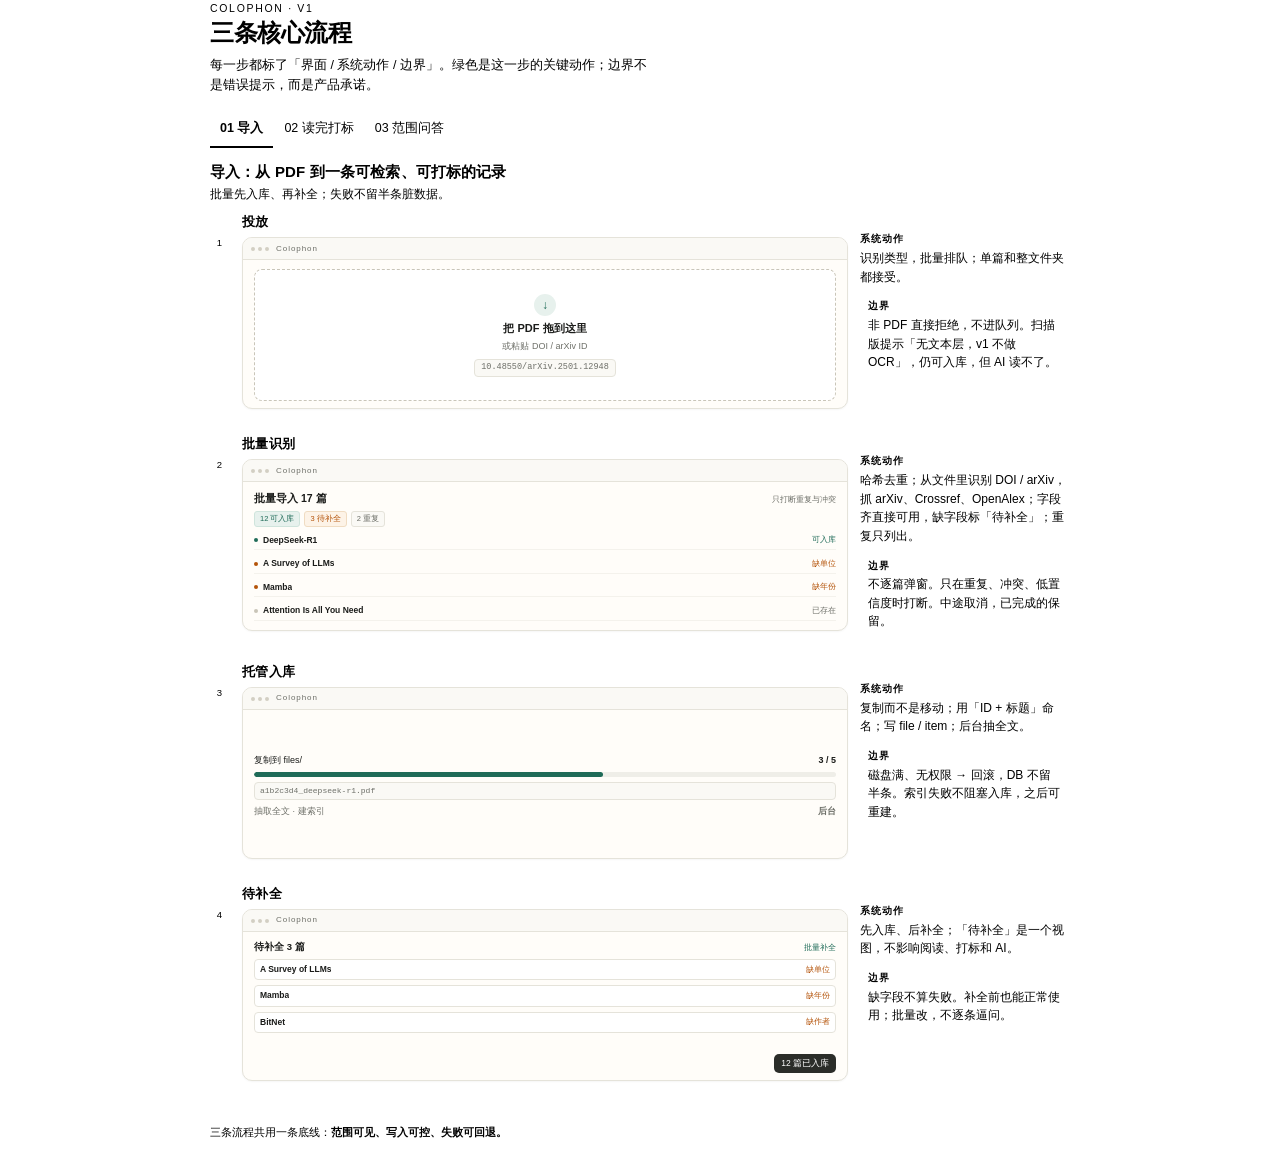
<file: docs/flows.html>
<!DOCTYPE html>
<html lang="zh-CN">
<head>
<meta charset="utf-8">
<meta name="viewport" content="width=device-width,initial-scale=1">
<title>Colophon · 三条核心流程</title>
<style>
  *{box-sizing:border-box}
  body{
    margin:0;background:transparent;color:var(--foreground);
    font-family:var(--font-sans,-apple-system,BlinkMacSystemFont,"Segoe UI","PingFang SC","Microsoft YaHei",sans-serif);
    font-size:14px;-webkit-font-smoothing:antialiased;
  }
  .wrap{max-width:860px;margin:0 auto;padding:2px 0 20px}
  .kick{font-size:10.5px;letter-spacing:.16em;color:var(--muted-foreground);text-transform:uppercase}
  h1{font-size:24px;line-height:1.2;margin:5px 0 7px;letter-spacing:-.02em;font-weight:650}
  .lead{margin:0;font-size:12.5px;line-height:1.65;color:var(--muted-foreground);max-width:64ch}
  .tabs{display:flex;gap:1px;margin-top:16px;border-bottom:1px solid var(--border)}
  .tabs button{
    padding:8px 10px 9px;font-size:12.5px;color:var(--muted-foreground);
    border-bottom:2px solid transparent;margin-bottom:-1px;white-space:nowrap;background:none;border-top:0;border-left:0;border-right:0;cursor:pointer;
  }
  .tabs button:hover{color:var(--foreground)}
  .tabs button.on{color:var(--foreground);border-color:var(--foreground);font-weight:600}
  .flow{display:none}
  .flow.on{display:block}
  .flowhead{margin:16px 0 0}
  .flowhead h2{font-size:15px;margin:0 0 3px;font-weight:650;letter-spacing:.01em}
  .flowhead p{margin:0;font-size:11.5px;color:var(--muted-foreground);line-height:1.6}
  .steps{margin-top:4px}
  .step{display:grid;grid-template-columns:20px minmax(0,1fr) 210px;gap:12px;padding:13px 0;border-top:1px dashed var(--border)}
  .step:first-child{border-top:0;padding-top:6px}
  .num{
    width:19px;height:19px;border:1px solid var(--border);border-radius:99px;
    display:grid;place-items:center;font-size:9.5px;color:var(--muted-foreground);
    margin-top:20px;font-variant-numeric:tabular-nums;
  }
  .stepmain h3{margin:0 0 6px;font-size:13px;font-weight:600;letter-spacing:.02em}
  .notes{padding-top:19px;display:flex;flex-direction:column;gap:7px}
  .note{font-size:12px;line-height:1.55}
  .note b{display:block;font-size:9.5px;letter-spacing:.1em;text-transform:uppercase;color:var(--muted-foreground);margin-bottom:2px;font-weight:600}
  .note p{margin:0}
  .note.edge{background:color-mix(in srgb,var(--warning) 7%,transparent);border:1px solid color-mix(in srgb,var(--warning) 20%,transparent);border-radius:7px;padding:6px 8px}
  .note.edge b{color:var(--warning)}

  /* ---------- 迷你界面 ---------- */
  .screen{
    --ink:#1b1c1a;--mut:#6d6f68;--line:#e5e3da;--paper:#fffdf9;--soft:#faf9f5;
    --green:#1f6b58;--gsoft:#e7f1ed;--amber:#b45309;
    position:relative;height:172px;background:var(--paper);border:1px solid #e5e3da;
    border-radius:10px;overflow:hidden;color:var(--ink);font-size:10px;line-height:1.35;
    box-shadow:0 1px 2px rgba(20,24,20,.04);
  }
  .sbar{height:22px;display:flex;align-items:center;gap:3px;padding:0 8px;border-bottom:1px solid var(--line);background:var(--soft)}
  .sbar i{width:4px;height:4px;border-radius:99px;background:#d2cfc3}
  .sbar em{font-style:normal;font-size:8px;letter-spacing:.12em;color:var(--mut);margin-left:4px}
  .sbody{height:150px;padding:9px 11px;display:flex;flex-direction:column;gap:6px;overflow:hidden;position:relative}
  .center{justify-content:center}

  .drop{flex:1;border:1px dashed #c9c5b8;border-radius:8px;background:#fff;display:flex;flex-direction:column;align-items:center;justify-content:center;gap:4px;text-align:center}
  .dropic{width:22px;height:22px;border-radius:99px;background:var(--gsoft);color:var(--green);display:grid;place-items:center;font-size:12px;margin-bottom:1px}
  .drop b{font-size:11px;font-weight:600}
  .drop span{font-size:9px;color:var(--mut)}
  .doi{font-family:ui-monospace,SFMono-Regular,Menlo,monospace;font-size:8.5px;color:var(--mut);background:var(--soft);border:1px solid var(--line);border-radius:4px;padding:2px 6px;margin-top:3px}

  .modal{border:1px solid var(--line);border-radius:8px;background:#fff;padding:8px 9px;display:flex;flex-direction:column;gap:5px;height:100%}
  .mtitle{font-size:10px;font-weight:650;display:flex;align-items:center;gap:5px}
  .src{font-size:7.5px;font-weight:500;color:var(--green);background:var(--gsoft);border-radius:3px;padding:1px 4px}
  .frow{display:flex;align-items:center;gap:6px;font-size:9px;border-bottom:1px solid #f1efe8;padding-bottom:3px}
  .frow>span:first-child{width:24px;color:var(--mut);flex:none}
  .frow b{font-weight:550;overflow:hidden;text-overflow:ellipsis;white-space:nowrap}
  .lbl{color:var(--mut);margin-left:6px}
  .miss{color:var(--amber);background:#fdf3e7;padding:0 4px;border-radius:3px}
  .chips{display:flex;flex-wrap:wrap;gap:3px}
  .chip{font-size:8.5px;line-height:1;padding:3px 6px;border-radius:99px;background:var(--gsoft);color:#155b4b;border:1px solid #cfe4dc;white-space:nowrap}
  .mact{display:flex;justify-content:flex-end;gap:5px;margin-top:auto}
  .ghost{font-size:9px;color:var(--mut);padding:3px 7px;border-radius:4px;border:1px solid var(--line);background:#fff}
  .primary{font-size:9px;color:#fff;padding:3px 8px;border-radius:4px;background:var(--green)}

  .prog{display:flex;flex-direction:column;gap:5px;padding-top:2px}
  .pline{display:flex;justify-content:space-between;font-size:9px}
  .pline b{font-weight:600}
  .mutedline{color:var(--mut)}
  .bar{height:5px;border-radius:99px;background:#efeee8;overflow:hidden}
  .bar i{display:block;height:100%;background:var(--green);border-radius:99px}
  .mono{font-family:ui-monospace,SFMono-Regular,Menlo,monospace;font-size:8px;color:var(--mut);background:var(--soft);border:1px solid var(--line);border-radius:4px;padding:3px 5px;overflow:hidden;text-overflow:ellipsis;white-space:nowrap}

  .librow{display:flex;flex-direction:column;gap:5px}
  .li{display:flex;align-items:center;gap:5px;font-size:9px;padding:5px 6px;border:1px solid #f1efe8;border-radius:5px}
  .li.sel{border-color:#bfdccf;background:var(--gsoft)}
  .li b{font-weight:550;white-space:nowrap;overflow:hidden;text-overflow:ellipsis}
  .li em{margin-left:auto;font-style:normal;color:var(--mut);font-size:8px}
  .li .d{width:4px;height:4px;border-radius:99px;background:var(--green);flex:none}
  .toast{align-self:flex-end;background:#2b2d29;color:#fff;font-size:8.5px;border-radius:5px;padding:4px 7px}

  .reader{display:flex;flex-direction:column;height:100%;gap:5px}
  .page{flex:1;position:relative;border:1px solid var(--line);border-radius:5px;background:#fff;padding:7px 8px}
  .line{height:4px;border-radius:2px;background:#e8e5dc;margin-bottom:5px}
  .w9{width:92%}.w8{width:82%}.w7{width:70%}
  .hl{background:#cfe9dd}
  .floatbar{position:absolute;left:50%;bottom:5px;transform:translateX(-50%);font-size:7.5px;background:#fff;border:1px solid var(--line);border-radius:4px;padding:3px 6px;white-space:nowrap;box-shadow:0 2px 6px rgba(0,0,0,.06)}
  .tagbar{display:flex;align-items:center;gap:3px;border-top:1px solid var(--line);padding-top:5px}
  .add{font-size:8px;color:var(--green);border:1px dashed #bfdccf;border-radius:99px;padding:2px 5px}

  .statusrow{display:flex;align-items:center;gap:6px}
  .pill{font-size:8.5px;border:1px solid var(--line);border-radius:99px;padding:2px 7px;color:var(--mut);background:#fff}
  .pill.done{color:var(--green);border-color:#bfdccf;background:var(--gsoft)}
  .arr{color:var(--mut);font-size:9px}
  .sheet{border:1px solid var(--line);border-radius:7px;background:#fff;padding:8px;display:flex;flex-direction:column;gap:5px;margin-top:2px}
  .sheet b{font-size:10px}
  .fakeinput{border:1px solid var(--line);border-radius:4px;background:var(--soft);color:var(--mut);font-size:8.5px;padding:4px 6px}

  .tagpanel{display:flex;flex-direction:column;gap:4px}
  .plabel{font-size:8px;letter-spacing:.08em;color:var(--mut);text-transform:uppercase;display:flex;gap:4px;align-items:center}
  .hint{font-size:7.5px;letter-spacing:0;text-transform:none;color:#9a9c93}
  .new{background:#fff;border-style:dashed;color:var(--green)}
  .sug{display:flex;align-items:center;gap:4px;border-top:1px solid #f1efe8;padding-top:4px}
  .sug .lbl{font-size:7.5px;color:var(--mut);letter-spacing:.06em;text-transform:uppercase;margin:0}
  .cand{background:#fff;border-color:#e5c9a8;color:#8a5a22}
  .sug em{margin-left:auto;font-style:normal;font-size:7.5px;color:var(--mut)}

  .row2{display:flex;gap:8px;flex:1;min-height:0}
  .rail{width:150px;border-right:1px solid var(--line);padding-right:7px;display:flex;flex-direction:column;gap:2px}
  .rlabel{font-size:7.5px;letter-spacing:.1em;text-transform:uppercase;color:var(--mut);margin:4px 0 2px}
  .rrow{display:flex;justify-content:space-between;font-size:8.5px;padding:2px 4px;border-radius:3px}
  .rrow.on{background:var(--gsoft);color:#155b4b;font-weight:600}
  .rrow b{font-weight:500;color:var(--mut);font-variant-numeric:tabular-nums}
  .toastwrap{flex:1;display:flex;flex-direction:column;justify-content:flex-end}

  .scopebar{display:flex;gap:6px;align-items:center;border:1px dashed #a9cdbf;background:var(--gsoft);border-radius:6px;padding:6px 7px}
  .scopebar.warn{border-color:#e0b98e;background:#fdf3e7}
  .lock{flex:none;font-size:9px;color:var(--green)}
  .scopebar.warn .lock{color:var(--amber)}
  .scopebar div b{display:block;font-size:9px;font-weight:650}
  .scopebar div span{display:block;font-size:7.5px;color:var(--mut);margin-top:1px}
  .composer{display:flex;align-items:center;justify-content:space-between;gap:6px;border:1px solid var(--line);border-radius:5px;background:#fff;padding:5px 6px;font-size:8.5px;color:var(--mut);margin-top:auto}
  .send{background:var(--green);color:#fff;font-size:8px;border-radius:4px;padding:3px 7px}

  .answer{display:flex;flex-direction:column;gap:6px}
  .answer p{margin:0;font-size:9px;line-height:1.6}
  .scope-mini{display:flex;align-items:center;gap:4px;font-size:7.5px;color:var(--mut);border-bottom:1px dashed var(--line);padding-bottom:4px;margin-bottom:2px}
  .scope-mini i{width:4px;height:4px;border-radius:99px;background:var(--green);flex:none}
  .ref{font-size:7px;color:var(--green);background:var(--gsoft);border-radius:3px;padding:1px 3px;vertical-align:1px;margin-left:2px}
  .citebox{display:flex;align-items:center;gap:5px;border:1px solid var(--line);border-radius:4px;padding:4px 6px;font-size:8px;background:#fff}
  .citebox b{color:var(--green);font-size:8px}
  .citebox em{margin-left:auto;font-style:normal;color:var(--mut);font-size:7.5px}

  .conv{border:1px solid var(--line);border-radius:7px;background:#fff;padding:8px;display:flex;flex-direction:column;gap:4px}
  .conv b{font-size:10px}
  .conv span{font-size:8px;color:var(--mut)}
  .notice{font-size:8.5px;color:var(--amber);background:#fdf3e7;border:1px solid #f0dcc2;border-radius:5px;padding:5px 7px}

  .batch{display:flex;flex-direction:column;gap:5px;height:100%}
  .batchhead{display:flex;justify-content:space-between;align-items:baseline}
  .batchhead b{font-size:10.5px}
  .batchhead span{font-size:7.5px;color:var(--mut)}
  .bstat{display:flex;gap:4px;font-size:7.5px}
  .bstat span{padding:2px 5px;border-radius:3px;background:var(--soft);border:1px solid var(--line);color:var(--mut)}
  .bstat .ok{color:var(--green);background:var(--gsoft);border-color:#cfe4dc}
  .bstat .warn{color:var(--amber);background:#fdf3e7;border-color:#f0dcc2}
  .brow{display:flex;align-items:center;gap:5px;font-size:8.5px;padding:3px 0;border-bottom:1px solid #f4f2ec}
  .brow b{font-weight:550;white-space:nowrap;overflow:hidden;text-overflow:ellipsis}
  .brow em{margin-left:auto;font-style:normal;font-size:7.5px;color:var(--mut)}
  .brow em.w{color:var(--amber)}
  .brow em.g{color:var(--green)}
  .bdot{width:4px;height:4px;border-radius:99px;background:var(--green);flex:none}
  .bdot.w{background:var(--amber)}
  .bdot.d{background:#c9c5b8}
  .queue{display:flex;flex-direction:column;gap:5px;height:100%}
  .qhead{display:flex;justify-content:space-between;align-items:baseline;font-size:9.5px;font-weight:600}
  .qhead span{font-size:7.5px;color:var(--green);font-weight:500}
  .qrow{display:flex;align-items:center;gap:5px;font-size:8.5px;padding:4px 5px;border:1px solid var(--line);border-radius:4px;background:#fff}
  .qrow b{font-weight:550;white-space:nowrap;overflow:hidden;text-overflow:ellipsis}
  .qrow em{margin-left:auto;font-style:normal;font-size:7.5px;color:var(--amber)}
  .queue .toast{margin-top:auto}
  .split{display:flex;gap:8px;height:100%}
  .minipage{flex:1;border:1px solid var(--line);border-radius:5px;background:#fff;padding:7px 8px;position:relative}
  .minipage .pill{position:absolute;right:6px;top:6px;font-size:7px;padding:1px 4px}
  .sidesheet{width:44%;border:1px solid var(--line);border-left:3px solid var(--green);border-radius:5px;background:#fff;padding:7px;display:flex;flex-direction:column;gap:4px}
  .sidesheet.wide{width:52%}
  .sidesheet .sug{margin-top:auto}
  .sshead{display:flex;justify-content:space-between;font-size:7.5px;color:var(--mut);border-bottom:1px dashed var(--line);padding-bottom:3px}
  .sshead span{font-size:7px;color:var(--green)}
  .sidesheet b{font-size:9.5px}

  .foot{margin-top:18px;padding-top:12px;border-top:1px solid var(--border);font-size:11px;color:var(--muted-foreground);line-height:1.6}

  @media (max-width:680px){
    .step{grid-template-columns:18px minmax(0,1fr)}
    .notes{grid-column:2;padding-top:0;padding-bottom:4px}
    .num{margin-top:18px}
    .tabs{overflow-x:auto}
  }
</style>
</head>
<body>
<div class="wrap">
  <div class="kick">Colophon · v1</div>
  <h1>三条核心流程</h1>
  <p class="lead">每一步都标了「界面 / 系统动作 / 边界」。绿色是这一步的关键动作；边界不是错误提示，而是产品承诺。</p>

  <div class="tabs" role="tablist">
    <button class="on" data-flow="import" role="tab" aria-selected="true">01 导入</button>
    <button data-flow="tag" role="tab" aria-selected="false">02 读完打标</button>
    <button data-flow="ai" role="tab" aria-selected="false">03 范围问答</button>
  </div>

  <!-- ================= 01 导入 ================= -->
  <section class="flow on" id="import">
    <div class="flowhead">
      <h2>导入：从 PDF 到一条可检索、可打标的记录</h2>
      <p>批量先入库、再补全；失败不留半条脏数据。</p>
    </div>
    <div class="steps">

      <div class="step">
        <div class="num">1</div>
        <div class="stepmain">
          <h3>投放</h3>
          <div class="screen">
            <div class="sbar"><i></i><i></i><i></i><em>Colophon</em></div>
            <div class="sbody">
              <div class="drop">
                <div class="dropic">↓</div>
                <b>把 PDF 拖到这里</b>
                <span>或粘贴 DOI / arXiv ID</span>
                <div class="doi">10.48550/arXiv.2501.12948</div>
              </div>
            </div>
          </div>
        </div>
        <div class="notes">
          <div class="note"><b>系统动作</b><p>识别类型，批量排队；单篇和整文件夹都接受。</p></div>
          <div class="note edge"><b>边界</b><p>非 PDF 直接拒绝，不进队列。扫描版提示「无文本层，v1 不做 OCR」，仍可入库，但 AI 读不了。</p></div>
        </div>
      </div>

      <div class="step">
        <div class="num">2</div>
        <div class="stepmain">
          <h3>批量识别</h3>
          <div class="screen">
            <div class="sbar"><i></i><i></i><i></i><em>Colophon</em></div>
            <div class="sbody">
              <div class="batch">
                <div class="batchhead"><b>批量导入 17 篇</b><span>只打断重复与冲突</span></div>
                <div class="bstat"><span class="ok">12 可入库</span><span class="warn">3 待补全</span><span>2 重复</span></div>
                <div class="brow"><span class="bdot"></span><b>DeepSeek-R1</b><em class="g">可入库</em></div>
                <div class="brow"><span class="bdot w"></span><b>A Survey of LLMs</b><em class="w">缺单位</em></div>
                <div class="brow"><span class="bdot w"></span><b>Mamba</b><em class="w">缺年份</em></div>
                <div class="brow"><span class="bdot d"></span><b>Attention Is All You Need</b><em>已存在</em></div>
              </div>
            </div>
          </div>
        </div>
        <div class="notes">
          <div class="note"><b>系统动作</b><p>哈希去重；从文件里识别 DOI / arXiv，抓 arXiv、Crossref、OpenAlex；字段齐直接可用，缺字段标「待补全」；重复只列出。</p></div>
          <div class="note edge"><b>边界</b><p>不逐篇弹窗。只在重复、冲突、低置信度时打断。中途取消，已完成的保留。</p></div>
        </div>
      </div>

      <div class="step">
        <div class="num">3</div>
        <div class="stepmain">
          <h3>托管入库</h3>
          <div class="screen">
            <div class="sbar"><i></i><i></i><i></i><em>Colophon</em></div>
            <div class="sbody center">
              <div class="prog">
                <div class="pline"><span>复制到 files/</span><b>3 / 5</b></div>
                <div class="bar"><i style="width:60%"></i></div>
                <div class="mono">a1b2c3d4_deepseek-r1.pdf</div>
                <div class="pline mutedline"><span>抽取全文 · 建索引</span><b>后台</b></div>
              </div>
            </div>
          </div>
        </div>
        <div class="notes">
          <div class="note"><b>系统动作</b><p>复制而不是移动；用「ID + 标题」命名；写 file / item；后台抽全文。</p></div>
          <div class="note edge"><b>边界</b><p>磁盘满、无权限 → 回滚，DB 不留半条。索引失败不阻塞入库，之后可重建。</p></div>
        </div>
      </div>

      <div class="step">
        <div class="num">4</div>
        <div class="stepmain">
          <h3>待补全</h3>
          <div class="screen">
            <div class="sbar"><i></i><i></i><i></i><em>Colophon</em></div>
            <div class="sbody">
              <div class="queue">
                <div class="qhead">待补全 3 篇 <span>批量补全</span></div>
                <div class="qrow"><b>A Survey of LLMs</b><em>缺单位</em></div>
                <div class="qrow"><b>Mamba</b><em>缺年份</em></div>
                <div class="qrow"><b>BitNet</b><em>缺作者</em></div>
                <div class="toast">12 篇已入库</div>
              </div>
            </div>
          </div>
        </div>
        <div class="notes">
          <div class="note"><b>系统动作</b><p>先入库、后补全；「待补全」是一个视图，不影响阅读、打标和 AI。</p></div>
          <div class="note edge"><b>边界</b><p>缺字段不算失败。补全前也能正常使用；批量改，不逐条逼问。</p></div>
        </div>
      </div>

    </div>
  </section>

  <!-- ================= 02 读完打标 ================= -->
  <section class="flow" id="tag">
    <div class="flowhead">
      <h2>读完打标：打标是阅读的收尾，不是入库任务</h2>
      <p>提示是右侧侧滑，不遮挡原文；跳过就是「未打标」，不是错误。</p>
    </div>
    <div class="steps">

      <div class="step">
        <div class="num">1</div>
        <div class="stepmain">
          <h3>阅读中</h3>
          <div class="screen">
            <div class="sbar"><i></i><i></i><i></i><em>Colophon</em></div>
            <div class="sbody">
              <div class="reader">
                <div class="page">
                  <div class="line w9"></div>
                  <div class="line w8"></div>
                  <div class="line w7"></div>
                  <div class="line w9"></div>
                  <div class="line w8"></div>
                  <div class="line w9"></div>
                  <div class="line w7"></div>
                  <div class="floatbar">翻页 · 缩放 · 加标签</div>
                </div>
                <div class="tagbar"><span class="chip">推理</span><span class="chip">强化学习</span><span class="add">＋ 标签</span></div>
              </div>
            </div>
          </div>
        </div>
        <div class="notes">
          <div class="note"><b>系统动作</b><p>阅读器只读：翻页、缩放、旋转，记住上次页码；底部打标条常驻。</p></div>
          <div class="note edge"><b>边界</b><p>扫描版没有文本层，仍能阅读，但全文搜索和 AI 用不了。v1 不做高亮与批注。</p></div>
        </div>
      </div>

      <div class="step">
        <div class="num">2</div>
        <div class="stepmain">
          <h3>侧滑提示</h3>
          <div class="screen">
            <div class="sbar"><i></i><i></i><i></i><em>Colophon</em></div>
            <div class="sbody">
              <div class="split">
                <div class="minipage">
                  <div class="line w9"></div>
                  <div class="line w8"></div>
                  <div class="line w7"></div>
                  <div class="line w9"></div>
                  <div class="line w8"></div>
                  <span class="pill done">未打标</span>
                </div>
                <div class="sidesheet">
                  <div class="sshead">侧滑 · 不遮挡<span>可收起</span></div>
                  <b>读完了，留点什么？</b>
                  <div class="fakeinput">打几个标签记住它</div>
                  <div class="mact"><span class="ghost">稍后</span><span class="primary">开始打标</span></div>
                </div>
              </div>
            </div>
          </div>
        </div>
        <div class="notes">
          <div class="note"><b>系统动作</b><p>用户打开阅读器后可随时在右侧打标；原文不遮挡，可继续滚动。</p></div>
          <div class="note edge"><b>边界</b><p>不阻断、不锁滚动；可随时收起。整理状态按元数据与标签自动显示。</p></div>
        </div>
      </div>

      <div class="step">
        <div class="num">3</div>
        <div class="stepmain">
          <h3>打标面板</h3>
          <div class="screen">
            <div class="sbar"><i></i><i></i><i></i><em>Colophon</em></div>
            <div class="sbody">
              <div class="split">
                <div class="minipage">
                  <div class="line w9"></div>
                  <div class="line w8"></div>
                  <div class="line w7"></div>
                  <div class="line w9"></div>
                  <div class="line w8"></div>
                </div>
                <div class="sidesheet wide">
                  <div class="sshead">侧滑 · 不遮挡<span>未打标</span></div>
                  <div class="plabel">标签 <span class="hint">补全已有，也可新建</span></div>
                  <div class="chips"><span class="chip">推理</span><span class="chip">强化学习</span><span class="chip new">＋ 自定</span></div>
                  <div class="sug"><span class="lbl">AI 候选</span><span class="chip cand">蒸馏</span><span class="chip cand">评测</span><em>采纳才写入</em></div>
                </div>
              </div>
            </div>
          </div>
        </div>
        <div class="notes">
          <div class="note"><b>系统动作</b><p>补全已有标签；AI 从摘要 / 全文提候选；相似标签提示合并。</p></div>
          <div class="note edge"><b>边界</b><p>新标签与旧标签高度相似 → 只提示，不自动合并。AI 建议永不自动写。空标签允许保存。</p></div>
        </div>
      </div>

      <div class="step">
        <div class="num">4</div>
        <div class="stepmain">
          <h3>回流</h3>
          <div class="screen">
            <div class="sbar"><i></i><i></i><i></i><em>Colophon</em></div>
            <div class="sbody">
              <div class="row2">
                <div class="rail">
                  <div class="rlabel">标签</div>
                  <div class="rrow on"><span>推理</span><b>3</b></div>
                  <div class="rrow"><span>强化学习</span><b>2</b></div>
                  <div class="rlabel">视图</div>
                  <div class="rrow"><span>未打标</span><b>0</b></div>
                </div>
                <div class="toastwrap"><div class="toast">已保存</div></div>
              </div>
            </div>
          </div>
        </div>
        <div class="notes">
          <div class="note"><b>系统动作</b><p>写 item_tag / note；整理状态和左栏计数随标签、元数据立即更新。</p></div>
          <div class="note edge"><b>边界</b><p>保存失败保留输入，不清空。未打标是视图，不是错误状态。</p></div>
        </div>
      </div>

    </div>
  </section>

  <!-- ================= 03 范围问答 ================= -->
  <section class="flow" id="ai">
    <div class="flowhead">
      <h2>范围问答：先锁范围，再回答</h2>
      <p>范围永远是可见状态。「扩到全库」必须由你点，系统不偷偷扩。</p>
    </div>
    <div class="steps">

      <div class="step">
        <div class="num">1</div>
        <div class="stepmain">
          <h3>锁定范围</h3>
          <div class="screen">
            <div class="sbar"><i></i><i></i><i></i><em>Colophon</em></div>
            <div class="sbody">
              <div class="scopebar">
                <span class="lock">▣</span>
                <div><b>只读当前筛选的 8 篇</b><span>回答不会引用库外文献</span></div>
              </div>
              <div class="chips"><span class="chip">2023</span><span class="chip">大语言模型</span></div>
              <div class="composer">只在这 8 篇里提问…<span class="send">发送</span></div>
            </div>
          </div>
        </div>
        <div class="notes">
          <div class="note"><b>系统动作</b><p>把当前筛选解析成 item_ids，显示 N；搜索词也算范围的一部分。</p></div>
          <div class="note edge"><b>边界</b><p>0 篇 → 禁用输入，只给「放宽筛选」，不自动扩全库。</p></div>
        </div>
      </div>

      <div class="step">
        <div class="num">2</div>
        <div class="stepmain">
          <h3>显式扩范围</h3>
          <div class="screen">
            <div class="sbar"><i></i><i></i><i></i><em>Colophon</em></div>
            <div class="sbody center">
              <div class="scopebar warn">
                <span class="lock">!</span>
                <div><b>范围将扩到全库 15 篇</b><span>这次回答可能引用筛选外的文献</span></div>
              </div>
              <div class="mact"><span class="ghost">取消</span><span class="primary">扩到全库</span></div>
            </div>
          </div>
        </div>
        <div class="notes">
          <div class="note"><b>系统动作</b><p>二次确认；范围条变色并一直显示「全库」，可一键缩回筛选。</p></div>
          <div class="note edge"><b>边界</b><p>绝不静默扩。扩了之后，回答里要标出哪些内容来自筛选外。</p></div>
        </div>
      </div>

      <div class="step">
        <div class="num">3</div>
        <div class="stepmain">
          <h3>带引用的回答</h3>
          <div class="screen">
            <div class="sbar"><i></i><i></i><i></i><em>Colophon</em></div>
            <div class="sbody">
              <div class="answer">
                <div class="scope-mini"><i></i>范围：当前筛选 8 篇</div>
                <p>两类工作的分歧在评测：一边用静态基准，一边用人类偏好<span class="ref">[1]</span><span class="ref">[2]</span>。</p>
                <div class="citebox"><b>[1]</b> DeepSeek-R1 <em>p.4</em></div>
                <div class="citebox"><b>[2]</b> A Survey of LLMs <em>p.11</em></div>
              </div>
            </div>
          </div>
        </div>
        <div class="notes">
          <div class="note"><b>系统动作</b><p>摘要 + 全文按词面相关性取段落 → 生成；每条结论挂来源和页码。v1 不做向量索引。</p></div>
          <div class="note edge"><b>边界</b><p>找不到证据就说「这批里没有」，不编。引用定位失败标「未定位」，不猜页码。</p></div>
        </div>
      </div>

      <div class="step">
        <div class="num">4</div>
        <div class="stepmain">
          <h3>保存与复现</h3>
          <div class="screen">
            <div class="sbar"><i></i><i></i><i></i><em>Colophon</em></div>
            <div class="sbody center">
              <div class="conv"><b>这 8 篇的方法差异</b><span>基于 2026-11-25 的 8 篇 · 2 条引用</span></div>
              <div class="notice">库已变化，按当前筛选重跑？</div>
            </div>
          </div>
        </div>
        <div class="notes">
          <div class="note"><b>系统动作</b><p>scope_json 存当时解析出的 item_ids，不只存筛选条件。</p></div>
          <div class="note edge"><b>边界</b><p>库变化时提示重跑，不静默换范围。历史对话默认只读，重跑生成新版本。</p></div>
        </div>
      </div>

    </div>
  </section>

  <p class="foot">三条流程共用一条底线：<b>范围可见、写入可控、失败可回退。</b></p>
</div>

<script>
  const tabs = document.querySelectorAll('.tabs button');
  const flows = document.querySelectorAll('.flow');
  tabs.forEach(function(btn){
    btn.addEventListener('click', function(){
      tabs.forEach(function(b){
        const on = b === btn;
        b.classList.toggle('on', on);
        b.setAttribute('aria-selected', on ? 'true' : 'false');
      });
      flows.forEach(function(f){
        f.classList.toggle('on', f.id === btn.dataset.flow);
      });
    });
  });
</script>
</body>
</html>
</file>
